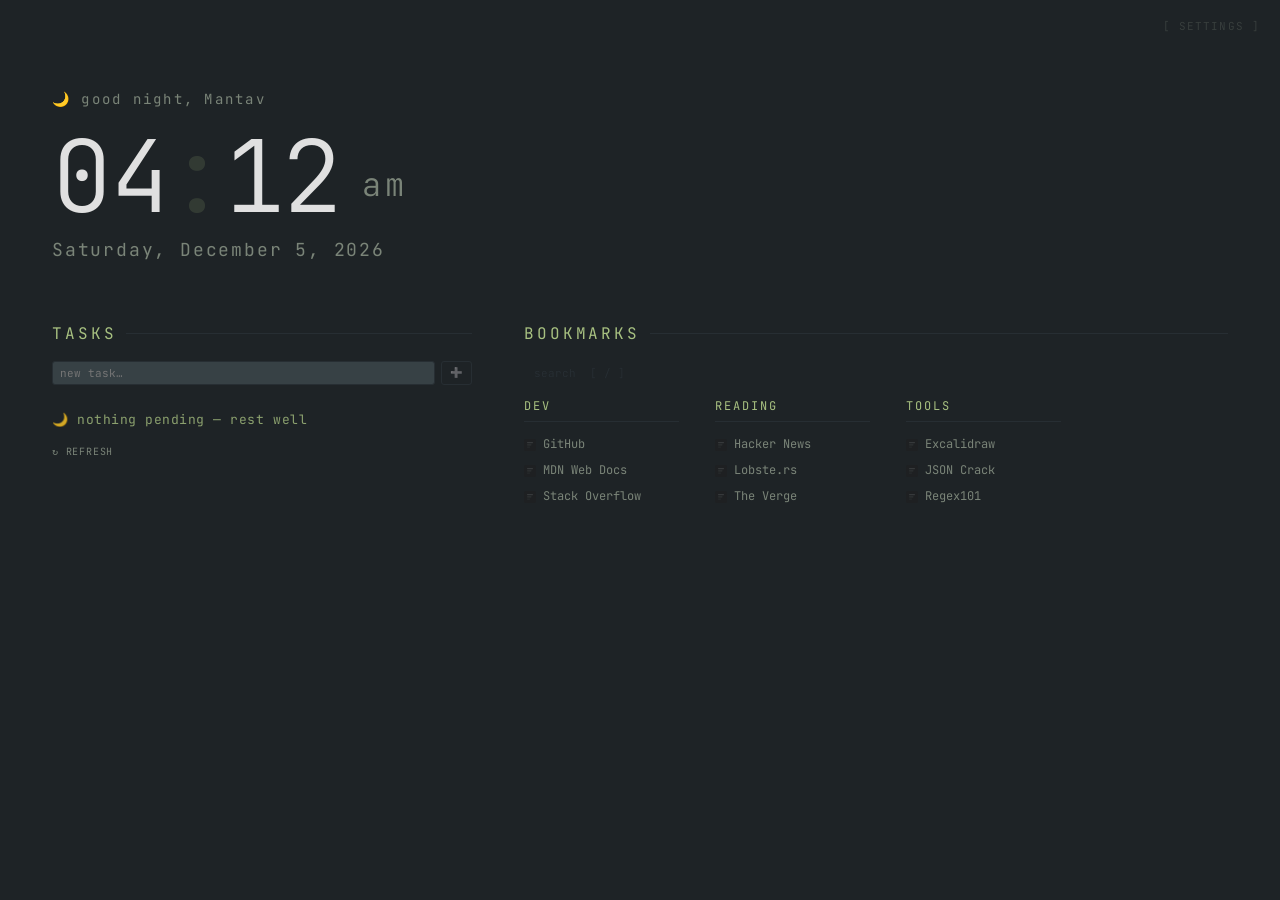
<file: index.html>
<!DOCTYPE html>
<html lang="en">
<head>
  <meta charset="UTF-8">
  <meta name="viewport" content="width=device-width, initial-scale=1.0">
  <title>Home</title>
  <link rel="preconnect" href="https://fonts.googleapis.com">
  <link rel="preconnect" href="https://fonts.gstatic.com" crossorigin>
  <link id="font-link" href="https://fonts.googleapis.com/css2?family=JetBrains+Mono:wght@300;400;700&display=swap" rel="stylesheet">
  <link rel="stylesheet" href="css/style.css">
</head>
<body>

<nav id="top-nav">
  <a id="settings-btn" href="settings.html">[ settings ]</a>
</nav>

<main id="main">
  <section id="hero">
    <div id="greeting"></div>
    <div id="clock">
      <span id="clock-h">00</span><span class="sep">:</span><span id="clock-m">00</span><span id="clock-ampm"></span>
    </div>
    <div id="date-line"></div>
  </section>

  <div id="content-row">
    <section id="tasks-col">
      <div class="sec-label">tasks</div>
      <div id="task-list">
        <div class="task-item muted">loading…</div>
      </div>
      <button id="task-refresh" class="ghost-btn">↻ refresh</button>
    </section>

    <section id="bookmarks-col">
      <div class="sec-label">bookmarks</div>
      <div id="bm-search-wrap">
        <input
          type="text"
          id="bm-search"
          class="bm-search-input"
          placeholder="search  [ / ]"
          autocomplete="off"
          spellcheck="false"
        >
      </div>
      <div id="bookmark-grid"></div>
    </section>
  </div>
</main>

<script src="js/storage.js"></script>
<script src="js/clock.js"></script>
<script src="js/bookmarks.js"></script>
<script src="js/tasks.js"></script>
<script src="js/main.js"></script>
</body>
</html>
</file>
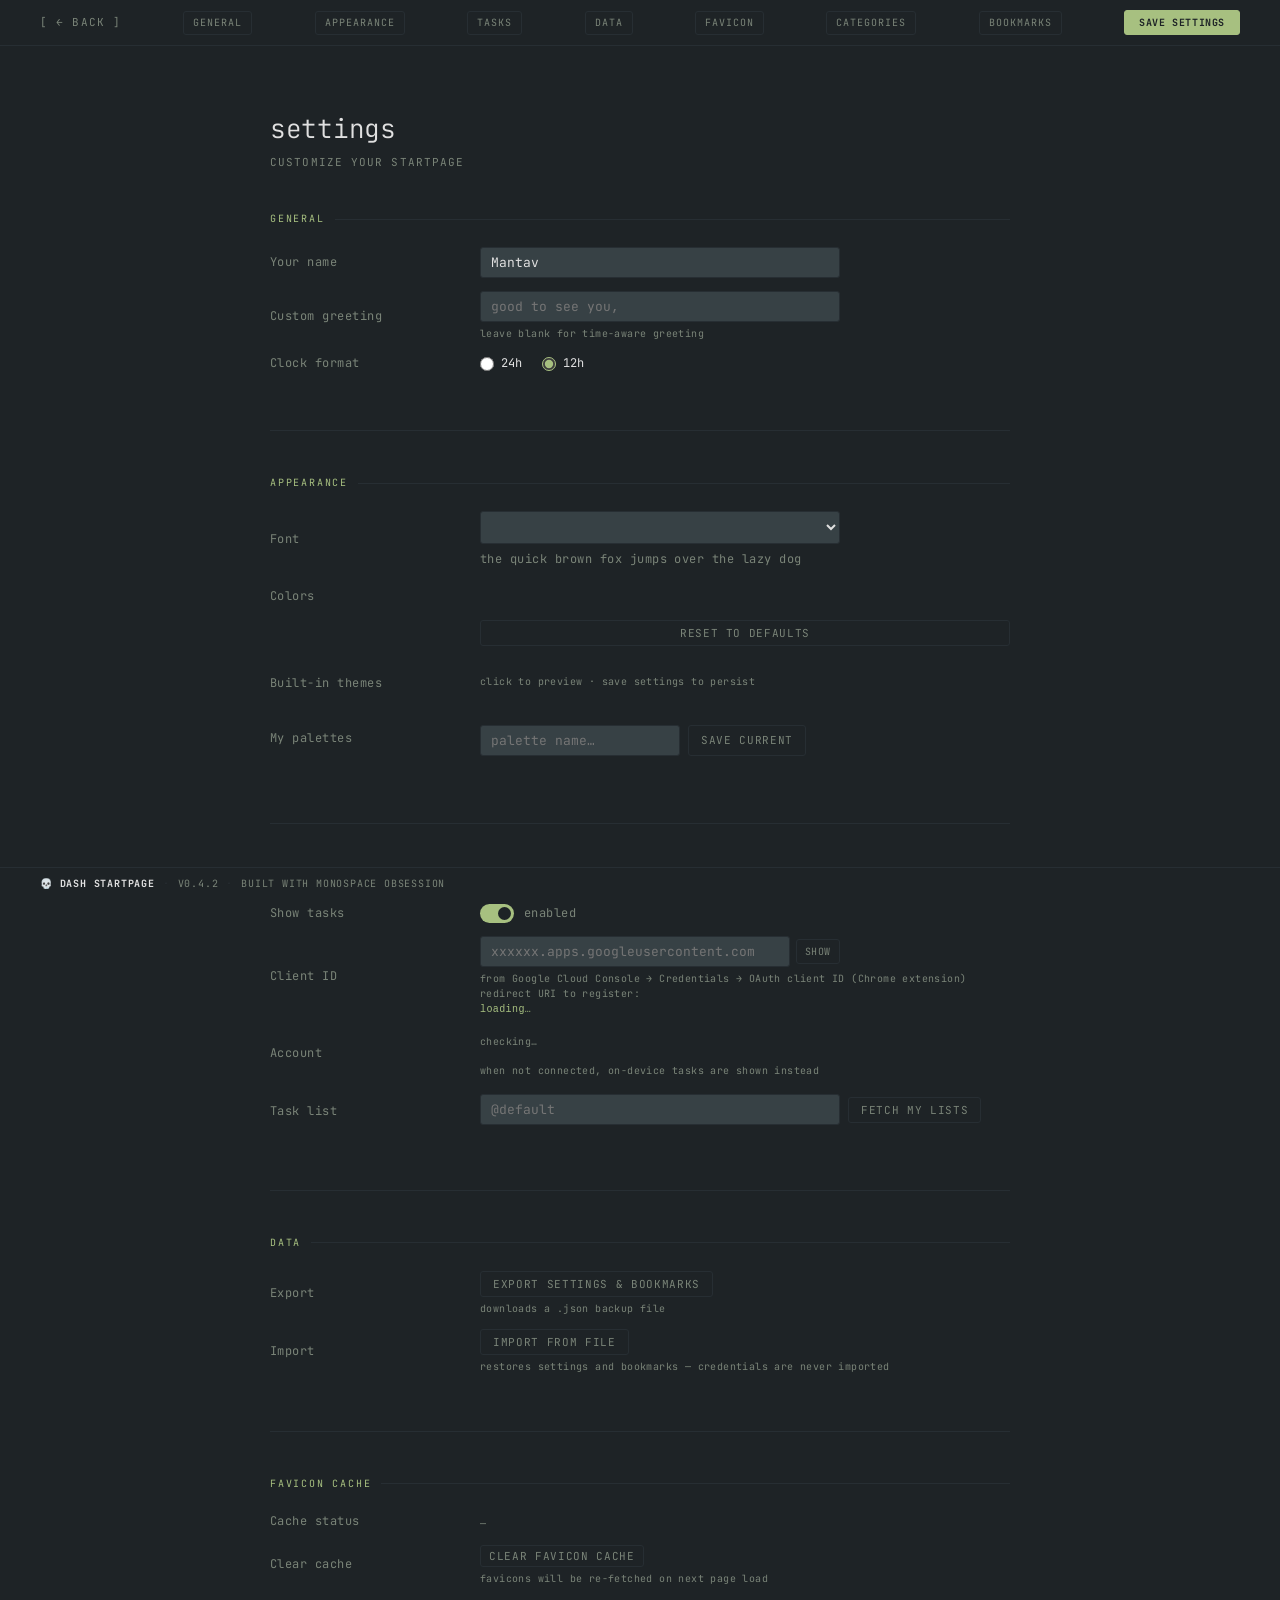
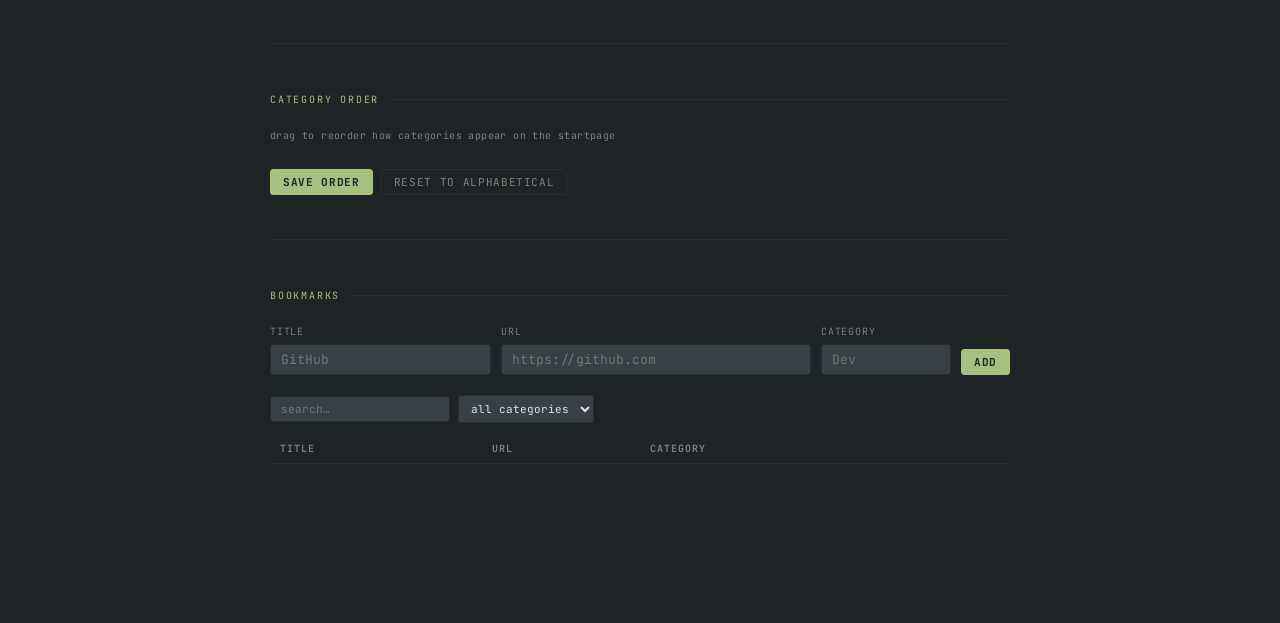
<file: settings.html>
<!DOCTYPE html>
<html lang="en">
<head>
  <meta charset="UTF-8">
  <meta name="viewport" content="width=device-width, initial-scale=1.0">
  <title>💀 Settings</title>
  <link rel="preconnect" href="https://fonts.googleapis.com">
  <link rel="preconnect" href="https://fonts.gstatic.com" crossorigin>
  <link id="font-link" href="https://fonts.googleapis.com/css2?family=JetBrains+Mono:wght@300;400;700&display=swap" rel="stylesheet">
  <link rel="stylesheet" href="css/style.css">
  <link rel="stylesheet" href="css/settings.css">
</head>
<body>

<!-- Fixed top bar: back + save -->
<nav id="top-nav">
  <a id="back-btn" href="index.html">[ ← back ]</a>
  
  <a class="jump-link" href="#sec-general">general</a>
  <a class="jump-link" href="#sec-appearance">appearance</a>
  <a class="jump-link" href="#sec-tasks">tasks</a>
  <a class="jump-link" href="#sec-data">data</a>
  <a class="jump-link" href="#sec-favicon">favicon</a>
  <a class="jump-link" href="#sec-categories">categories</a>
  <a class="jump-link" href="#sec-bookmarks">bookmarks</a>

  <button id="save-btn-nav" class="primary-btn nav-save-btn">save settings</button>
</nav>

<div id="settings-wrap">
  <div id="settings-header">
    <h1>settings</h1>
    <p>customize your startpage</p>
  </div>

  <!-- General -->
  <section class="s-section" id="sec-general">
    <div class="s-title">general</div>
    <div class="s-row">
      <label>Your name</label>
      <input type="text" id="s-name" maxlength="64" placeholder="User">
    </div>
    <div class="s-row">
      <label>Custom greeting</label>
      <div>
        <input type="text" id="s-greeting" maxlength="128" placeholder="good to see you,">
        <div class="hint">leave blank for time-aware greeting</div>
      </div>
    </div>
    <div class="s-row">
      <label>Clock format</label>
      <div class="radio-group">
        <label class="radio-opt"><input type="radio" name="clock_format" value="24h"> 24h</label>
        <label class="radio-opt"><input type="radio" name="clock_format" value="12h"> 12h</label>
      </div>
    </div>
  </section>

  <!-- Appearance -->
  <section class="s-section" id="sec-appearance">
    <div class="s-title">appearance</div>
    <div class="s-row">
      <label>Font</label>
      <div>
        <select id="s-font"></select>
        <div id="font-preview" class="hint">the quick brown fox jumps over the lazy dog</div>
      </div>
    </div>
    <div class="s-row" style="align-items:flex-start">
      <label style="padding-top:6px">Colors</label>
      <div class="color-grid" id="color-grid"></div>
    </div>
    <div class="s-row">
      <label></label>
      <button id="reset-colors" class="ghost-btn">reset to defaults</button>
    </div>

    <!-- Built-in themes -->
    <div class="s-row" style="align-items:flex-start;margin-top:24px">
      <label style="padding-top:4px">Built-in themes</label>
      <div style="width:100%">
        <div class="hint" style="margin-bottom:12px">click to preview · save settings to persist</div>
        <div id="builtin-palette-list"></div>
      </div>
    </div>

    <!-- My palettes -->
    <div class="s-row" style="align-items:flex-start;margin-top:24px">
      <label style="padding-top:4px">My palettes</label>
      <div style="width:100%">
        <div style="display:flex;gap:8px;margin-bottom:10px">
          <input type="text" id="palette-name" maxlength="48" placeholder="palette name…" style="flex:1;max-width:200px">
          <button id="save-palette-btn" class="ghost-btn">save current</button>
        </div>
        <div id="palette-list"></div>
      </div>
    </div>
  </section>

  <!-- Google Tasks -->
  <section class="s-section" id="sec-tasks">
    <div class="s-title">tasks</div>
    <div class="s-row">
      <label>Show tasks</label>
      <label class="toggle">
        <input type="checkbox" id="s-show-tasks">
        <span class="track"></span>
        <span class="toggle-label">enabled</span>
      </label>
    </div>
    <div class="s-row">
      <label>Client ID</label>
      <div>
        <div style="display:flex;gap:6px;align-items:center;max-width:360px">
          <input type="password" id="s-oauth-client-id" maxlength="256"
                 placeholder="xxxxxx.apps.googleusercontent.com" style="flex:1">
          <button type="button" id="toggle-client-id" class="ghost-btn"
                  style="flex-shrink:0;padding:5px 8px;font-size:10px">show</button>
        </div>
        <div class="hint">
          from Google Cloud Console → Credentials → OAuth client ID (Chrome extension)<br>
          redirect URI to register:<br>
          <code id="redirect-uri-display" style="color:var(--accent);font-size:10px;user-select:all">loading…</code>
        </div>
      </div>
    </div>
    <div class="s-row">
      <label>Account</label>
      <div>
        <div id="auth-status" class="hint">checking…</div>
        <div style="display:flex;gap:8px;margin-top:8px">
          <button id="connect-btn"    class="primary-btn"           style="display:none">connect google account</button>
          <button id="disconnect-btn" class="ghost-btn danger-btn"  style="display:none">disconnect</button>
        </div>
        <div class="hint" style="margin-top:6px">when not connected, on-device tasks are shown instead</div>
      </div>
    </div>
    <div class="s-row">
      <label>Task list</label>
      <div>
        <input type="text" id="s-tasks-list" maxlength="128" placeholder="@default">
        <button id="fetch-lists" class="ghost-btn" style="margin-top:6px">fetch my lists</button>
        <div id="task-lists-result" class="hint" style="margin-top:8px"></div>
      </div>
    </div>
  </section>

  <!-- Data -->
  <section class="s-section" id="sec-data">
    <div class="s-title">data</div>
    <div class="s-row">
      <label>Export</label>
      <div>
        <button id="export-btn" class="ghost-btn">export settings &amp; bookmarks</button>
        <div class="hint">downloads a .json backup file</div>
      </div>
    </div>
    <div class="s-row">
      <label>Import</label>
      <div>
        <button id="import-btn" class="ghost-btn">import from file</button>
        <input type="file" id="import-file" accept=".json" style="display:none">
        <div class="hint">restores settings and bookmarks — credentials are never imported</div>
      </div>
    </div>
  </section>

  <!-- Favicon cache -->
  <section class="s-section" id="sec-favicon">
    <div class="s-title">favicon cache</div>
    <div class="s-row">
      <label>Cache status</label>
      <span id="favicon-cache-stats" class="hint">—</span>
    </div>
    <div class="s-row">
      <label>Clear cache</label>
      <div>
        <button id="favicon-clear-btn" class="ghost-btn danger-btn">clear favicon cache</button>
        <div class="hint">favicons will be re-fetched on next page load</div>
      </div>
    </div>
  </section>

  <!-- Category order — above bookmarks -->
  <section class="s-section" id="sec-categories" style="margin-top:48px">
    <div class="s-title">category order</div>
    <div class="hint" style="margin-bottom:14px">drag to reorder how categories appear on the startpage</div>
    <div id="cat-order-list"></div>
    <div style="margin-top:12px;display:flex;gap:8px;align-items:center">
      <button id="cat-order-save"  class="primary-btn">save order</button>
      <button id="cat-order-reset" class="ghost-btn">reset to alphabetical</button>
    </div>
  </section>

  <!-- Bookmarks -->
  <section class="s-section" id="sec-bookmarks" style="margin-top:48px">
    <div class="s-title">bookmarks</div>

    <div class="add-bm-form" style="margin-bottom:20px">
      <div class="add-field">
        <label>title</label>
        <input type="text" id="bm-title" maxlength="128" placeholder="GitHub">
      </div>
      <div class="add-field">
        <label>url</label>
        <input type="url" id="bm-url" maxlength="512" placeholder="https://github.com">
      </div>
      <div class="add-field">
        <label>category</label>
        <input type="text" id="bm-cat" maxlength="64" placeholder="Dev" list="cat-list">
        <datalist id="cat-list"></datalist>
      </div>
      <div class="add-field" style="padding-top:18px">
        <button id="bm-add" class="primary-btn">add</button>
      </div>
    </div>
    <div id="bm-error" class="hint" style="color:#e05252;margin-bottom:10px"></div>

    <!-- Filter row: text + category dropdown + count -->
    <div id="bm-table-controls">
      <input  type="text" id="bm-filter"    class="bm-filter-input" placeholder="search…" autocomplete="off">
      <select id="bm-cat-filter" class="bm-cat-select">
        <option value="">all categories</option>
      </select>
      <span id="bm-count" class="hint"></span>
    </div>

    <table id="bm-table">
      <thead>
        <tr><th>title</th><th>url</th><th>category</th><th></th></tr>
      </thead>
      <tbody id="bm-tbody"></tbody>
    </table>

    <div id="bm-pagination"></div>
  </section>
</div>

<!-- Fixed footer: only on settings page -->
<footer id="settings-footer">
  <a href="https://github.com/its0din-ai/dash-startpage"><span class="footer-brand">💀 dash startpage</span></a>
  <span class="footer-sep">·</span>
  <span>v0.4.2</span>
  <span class="footer-sep">·</span>
  <span>built with monospace obsession</span>
</footer>

<script src="js/storage.js"></script>
<script src="js/tasks.js"></script>
<script src="js/settings.js"></script>
</body>
</html>
</file>
<file: css/style.css>
:root {
  --bg:      #1e2326;
  --surface: #374145;
  --border:  #272e33;
  --text:    #e0e0e0;
  --muted:   #7a8478;
  --accent:  #a7c080;
  --font:    'JetBrains Mono', 'Courier New', monospace;
}

*, *::before, *::after { box-sizing: border-box; margin: 0; padding: 0; }

html, body {
  height: 100%;
  overflow: hidden;
  background: var(--bg);
  color: var(--text);
  font-family: var(--font);
  font-size: 14px;
  line-height: 1.6;
  -webkit-font-smoothing: antialiased;
}

/* Hide scrollbar everywhere */
::-webkit-scrollbar { width: 0; background: transparent; }
::-webkit-scrollbar-thumb { background: transparent; }
* { scrollbar-width: none; }

a { color: var(--text); text-decoration: none; }
a:hover { color: var(--accent); }

input, select, textarea {
  font-family: var(--font);
  font-size: 13px;
  background: var(--surface);
  color: var(--text);
  border: 1px solid var(--border);
  border-radius: 3px;
  padding: 6px 10px;
  outline: none;
  transition: border-color 0.15s;
}
input:focus, select:focus, textarea:focus { border-color: var(--accent); }

input[type="radio"] {
  width: 14px; height: 14px;
  accent-color: var(--accent);
  padding: 0;
  background: none;
  border: none;
}

button {
  font-family: var(--font);
  font-size: 11px;
  cursor: pointer;
  border-radius: 3px;
  letter-spacing: 0.06em;
  text-transform: uppercase;
  padding: 5px 12px;
  transition: color 0.15s, border-color 0.15s, background 0.15s;
}

.ghost-btn {
  background: transparent;
  color: var(--muted);
  border: 1px solid var(--border);
}
.ghost-btn:hover { color: var(--accent); border-color: var(--accent); }

.primary-btn {
  background: var(--accent);
  color: var(--bg);
  border: 1px solid var(--accent);
  font-weight: 700;
}
.primary-btn:hover { background: transparent; color: var(--accent); }

.danger-btn {
  background: transparent;
  color: var(--muted);
  border: 1px solid var(--border);
  padding: 3px 8px;
}
.danger-btn:hover { color: #e05252; border-color: #e05252; }

.muted { color: var(--muted); }

/* Top nav */
#top-nav {
  position: fixed;
  top: 0; right: 0;
  padding: 14px 20px;
  z-index: 100;
}

/* Settings link — always subtly visible, brightens on hover */
#settings-btn {
  font-size: 11px;
  letter-spacing: 0.1em;
  text-transform: uppercase;
  color: var(--muted);
  opacity: 0.28;
  transition: opacity 0.2s, color 0.2s;
}
#settings-btn:hover {
  opacity: 1;
  color: var(--accent);
}

/* Section label */
.sec-label {
  font-size: 16px;
  letter-spacing: 0.18em;
  text-transform: uppercase;
  color: var(--accent);
  margin-bottom: 14px;
  display: flex;
  align-items: center;
  gap: 10px;
}
.sec-label::after {
  content: '';
  flex: 1;
  height: 1px;
  background: var(--border);
}

/* Toast */
.toast {
  position: fixed;
  bottom: 24px; right: 24px;
  background: var(--surface);
  border: 1px solid var(--accent);
  color: var(--accent);
  padding: 8px 16px;
  font-size: 11px;
  letter-spacing: 0.08em;
  text-transform: uppercase;
  z-index: 9999;
  animation: fadeInOut 2.5s forwards;
  pointer-events: none;
}
@keyframes fadeInOut {
  0%   { opacity: 0; transform: translateY(6px); }
  12%  { opacity: 1; transform: translateY(0); }
  75%  { opacity: 1; }
  100% { opacity: 0; }
}

/* ── Index page ──────────────────────────────────────────────────────────── */

#main {
  height: 100vh;
  display: flex;
  flex-direction: column;
  padding: 0 52px 52px;
  max-width: 1600px;
  margin: 0 auto;
  width: 100%;
  overflow: hidden;
}

#hero {
  padding: 88px 0 56px;
  display: flex;
  flex-direction: column;
  gap: 4px;
  flex-shrink: 0;
}

#greeting {
  font-size: 14px;
  color: var(--muted);
  margin-bottom: 12px;
  letter-spacing: 0.16em;
}

#clock {
  font-size: clamp(54px, 9vw, 100px);
  font-weight: 300;
  letter-spacing: -0.025em;
  line-height: 1;
  font-variant-numeric: tabular-nums;
  /* cursor set via JS so it only applies when the element is interactive */
  user-select: none;
}

.sep { color: var(--accent); }

#clock-ampm {
  font-size: 0.32em;
  vertical-align: middle;
  color: var(--muted);
  letter-spacing: 0.12em;
}

#date-line {
  font-size: 18px;
  color: var(--muted);
  letter-spacing: 0.1em;
  margin-top: 6px;
}

#content-row {
  display: flex;
  gap: 52px;
  align-items: flex-start;
  flex: 1;
  overflow: hidden;
}

/* Tasks */
#tasks-col {
  flex: 0 0 420px;
  overflow: hidden;
}

#task-list {
  display: flex;
  flex-direction: column;
  gap: 5px;
  margin-bottom: 10px;
  max-height: 340px;
  overflow-y: auto;
}

.task-item {
  display: flex;
  align-items: flex-start;
  gap: 8px;
  font-size: 14px;
  color: var(--muted);
  line-height: 1.5;
}
.task-item::before {
  content: '›';
  color: var(--accent);
  flex-shrink: 0;
}
.task-item span {
  overflow: hidden;
  text-overflow: ellipsis;
  white-space: nowrap;
}

/* Empty state — no bullet prefix */
.task-empty-state::before { content: none; }
.task-empty-state {
  color: var(--accent);
  font-size: 13px;
  letter-spacing: 0.04em;
  opacity: 0.8;
}

/* Task row fade-out before removal */
@keyframes task-fade-out {
  from { opacity: 1; transform: translateX(0); }
  to   { opacity: 0; transform: translateX(-12px); }
}
.task-fading {
  animation: task-fade-out 0.22s ease-out forwards;
  pointer-events: none;
}

/* Local task check button */
.local-task-check {
  cursor: pointer;
  color: var(--accent);
  flex-shrink: 0;
  font-size: 12px;
  line-height: 1.8;
  user-select: none;
}
.local-task-check:hover { color: var(--text); }

/* Google Tasks */
.gtask-check {
  cursor: pointer;
  color: var(--accent);
  flex-shrink: 0;
  font-size: 12px;
  line-height: 1.8;
  user-select: none;
}
.gtask-check:hover { color: var(--text); }
.gtask-check.task-btn-loading { opacity: 0.4; pointer-events: none; }

.gtask-due {
  font-size: 9px;
  color: var(--muted);
  flex-shrink: 0;
  letter-spacing: 0.04em;
  border: 1px solid var(--border);
  padding: 1px 4px;
  border-radius: 2px;
}

.local-task-title { flex: 1; min-width: 0; overflow: hidden; text-overflow: ellipsis; white-space: nowrap; }

.local-task-del {
  flex-shrink: 0;
  font-size: 12px;
  line-height: 1.6;
  color: transparent;
  cursor: pointer;
  user-select: none;
  transition: color 0.12s;
  padding-left: 4px;
}
.task-item:hover .local-task-del { color: var(--border); }
.local-task-del:hover { color: #e05252 !important; }

#task-refresh {
  font-size: 10px;
  padding: 3px 0;
  border: none;
  background: transparent;
  color: var(--muted);
  text-transform: uppercase;
  letter-spacing: 0.08em;
  cursor: pointer;
}
#task-refresh:hover { color: var(--accent); }

/* Bookmarks */
#bookmarks-col {
  flex: 1;
  min-width: 0;
  overflow-x: auto;
  overflow-y: hidden;
  display: flex;
  flex-direction: column;
}

/* Bookmark search */
#bm-search-wrap {
  margin-bottom: 12px;
  flex-shrink: 0;
}

.bm-search-input {
  width: 200px;
  font-size: 11px;
  padding: 4px 9px;
  color: var(--muted);
  background: transparent;
  border: 1px solid transparent;
  border-radius: 3px;
  transition: border-color 0.15s, color 0.15s, width 0.2s;
}
.bm-search-input::placeholder { color: var(--border); }
.bm-search-input:focus {
  border-color: var(--border);
  color: var(--text);
  outline: none;
  width: 260px;
}
.bm-search-input:not(:placeholder-shown) {
  border-color: var(--accent);
  color: var(--text);
}

#bookmark-grid {
  display: flex;
  gap: 36px;
  align-items: flex-start;
  flex: 1;
}

.bm-category { flex: 0 0 155px; }

.bm-cat-label {
  font-size: 12px;
  letter-spacing: 0.16em;
  text-transform: uppercase;
  color: var(--accent);
  margin-bottom: 10px;
  padding-bottom: 5px;
  border-bottom: 1px solid var(--border);
}

.bm-list {
  display: flex;
  flex-direction: column;
  gap: 1px;
}

.bm-link {
  display: flex;
  align-items: center;
  gap: 7px;
  color: var(--muted);
  font-size: 12px;
  padding: 3px 0;
  white-space: nowrap;
  overflow: hidden;
  text-overflow: ellipsis;
  transition: color 0.1s;
  position: relative;
  border-radius: 2px;
  outline: none;
}
.bm-link:hover,
.bm-link:focus {
  color: var(--text);
  font-weight: 700;
  text-decoration: underline;
  text-underline-offset: 3px;
  text-decoration-color: var(--accent);
}
/* Keyboard focus ring — visible but not intrusive */
.bm-link:focus-visible {
  outline: 1px solid var(--accent);
  outline-offset: 2px;
}

.bm-fav {
  width: 12px;
  height: 12px;
  flex-shrink: 0;
  opacity: 0.45;
  image-rendering: -webkit-optimize-contrast;
}
.bm-link:hover .bm-fav,
.bm-link:focus .bm-fav { opacity: 1; }

.bm-title {
  overflow: hidden;
  text-overflow: ellipsis;
  white-space: nowrap;
  flex: 1;
  min-width: 0;
}

.bm-link .bm-tooltip {
  display: none;
  position: absolute;
  left: 0;
  top: 100%;
  background: var(--surface);
  border: 1px solid var(--border);
  color: var(--text);
  font-size: 12px;
  padding: 4px 9px;
  white-space: nowrap;
  z-index: 50;
  margin-top: 2px;
  font-weight: 400;
  text-decoration: none;
  pointer-events: none;
}
.bm-link:hover .bm-tooltip { display: block; }

@media (max-width: 720px) {
  html, body { overflow: auto; }
  #main { height: auto; overflow: visible; padding: 0 20px 40px; }
  #hero { padding: 64px 0 44px; }
  #content-row { flex-direction: column; gap: 36px; overflow: visible; }
  #tasks-col { flex: none; width: 100%; }
  .bm-search-input { width: 100%; }
  .bm-search-input:focus { width: 100%; }
}

/* Due date badge on google tasks */
.task-due {
  display: inline-block;
  font-size: 9px;
  letter-spacing: 0.06em;
  color: var(--accent);
  border: 1px solid var(--border);
  padding: 0 4px;
  border-radius: 2px;
  margin-left: 5px;
  vertical-align: middle;
  white-space: nowrap;
  opacity: 0.8;
}

/* ── Task state classes ──────────────────────────────────────────────────── */

.task-done          { opacity: 0.38; }
.task-strikethrough { text-decoration: line-through; text-decoration-color: var(--accent); }
.task-error-msg     { color: #e05252; }
.task-inline-err    { color: #e05252; font-size: 10px; }

/* Google Tasks add-task row */
#gtask-add-row {
  margin-bottom: 20px;
  display: flex;
  flex-direction: column;
  gap: 5px;
}

.gtask-add-controls {
  display: flex;
  gap: 6px;
}

.task-text-input {
  flex: 1;
  font-size: 11px;
  padding: 4px 7px;
  min-width: 0;
}

.gtask-due-input {
  font-size: 10px;
  padding: 3px 7px;
  color: var(--muted);
  background: var(--surface);
  border: 1px solid var(--border);
  border-radius: 3px;
  font-family: var(--font);
  width: 100%;
  color-scheme: dark;
}
.gtask-due-input:focus { border-color: var(--accent); }
.gtask-due-input::-webkit-calendar-picker-indicator { filter: invert(0.6); cursor: pointer; }

.gtask-add-btn {
  padding: 3px 8px;
  font-size: 10px;
}

/* Local task input row */
#local-task-input-row {
  margin-bottom: 20px;
  display: flex;
  gap: 6px;
}
</file>
<file: css/settings.css>
/* ── Settings page ───────────────────────────────────────────────────────── */
html, body { overflow: auto !important; height: auto !important; }

/* ── Fixed top nav ───────────────────────────────────────────────────────── */

#top-nav {
  position: fixed;
  top: 0; left: 0; right: 0;
  z-index: 300;
  display: flex;
  align-items: center;
  justify-content: space-between;
  padding: 10px 40px;
  background: var(--bg);
  border-bottom: 1px solid var(--border);
}

#back-btn {
  font-size: 11px;
  letter-spacing: 0.1em;
  text-transform: uppercase;
  color: var(--muted);
  transition: color 0.15s;
}
#back-btn:hover { color: var(--accent); }

.nav-save-btn { font-size: 10px; padding: 5px 14px; }

/* ── Sticky jump nav ─────────────────────────────────────────────────────── */

#jump-nav {
  position: fixed;
  /* sits immediately below the fixed top-nav (~41px tall) */
  top: 41px;
  z-index: 200;
  display: flex;
  flex-wrap: wrap;
  gap: 5px;
  background: var(--bg);
  border-bottom: 1px solid var(--border);
  /* bleed to viewport edges regardless of settings-wrap padding */
  margin: 0 calc(-1 * ((100vw - 820px) / 2 + 40px));
  padding: 8px calc((100vw - 820px) / 2 + 40px) 9px;
}

.jump-link {
  font-size: 10px;
  letter-spacing: 0.1em;
  text-transform: uppercase;
  color: var(--muted);
  border: 1px solid var(--border);
  border-radius: 3px;
  padding: 3px 9px;
  white-space: nowrap;
  transition: color 0.15s, border-color 0.15s, background 0.12s;
}
.jump-link:hover {
  color: var(--accent);
  border-color: var(--accent);
  background: color-mix(in srgb, var(--accent) 6%, var(--bg));
}
.jump-link.active {
  color: var(--accent);
  border-color: var(--accent);
  background: color-mix(in srgb, var(--accent) 8%, var(--bg));
}

/* ── Main wrap ───────────────────────────────────────────────────────────── */

#settings-wrap {
  max-width: 820px;
  margin: 0 auto;
  /* top: fixed-nav + sticky-jump-nav heights */
  padding: 108px 40px 80px;
}

/* ── Header ─────────────────────────────────────────────────────────────── */

#settings-header { margin-bottom: 40px; }
#settings-header h1 {
  font-size: 26px;
  font-weight: 300;
  letter-spacing: -0.01em;
}
#settings-header > p {
  font-size: 11px;
  color: var(--muted);
  letter-spacing: 0.1em;
  text-transform: uppercase;
  margin-top: 4px;
}

/* ── Sections ────────────────────────────────────────────────────────────── */

.s-section {
  /* offset so fixed + sticky bars don't obscure the section heading on jump */
  scroll-margin-top: 88px;
  margin-bottom: 44px;
  padding-bottom: 44px;
  border-bottom: 1px solid var(--border);
}
.s-section:last-of-type { border-bottom: none; }

.s-title {
  font-size: 10px;
  letter-spacing: 0.18em;
  text-transform: uppercase;
  color: var(--accent);
  margin-bottom: 20px;
  display: flex;
  align-items: center;
  gap: 10px;
}
.s-title::after {
  content: '';
  flex: 1;
  height: 1px;
  background: var(--border);
}

.s-row {
  display: grid;
  grid-template-columns: 190px 1fr;
  gap: 10px 20px;
  align-items: center;
  margin-bottom: 13px;
}
.s-row > label {
  font-size: 12px;
  color: var(--muted);
  letter-spacing: 0.04em;
}
.s-row input[type="text"],
.s-row input[type="password"],
.s-row input[type="url"],
.s-row select {
  width: 100%;
  max-width: 360px;
}

.hint {
  font-size: 10px;
  color: var(--muted);
  margin-top: 4px;
  letter-spacing: 0.04em;
  line-height: 1.5;
}
.hint a { color: var(--accent); }

.radio-group { display: flex; gap: 20px; }
.radio-opt {
  display: flex;
  align-items: center;
  gap: 7px;
  font-size: 12px;
  color: var(--text);
  cursor: pointer;
}

/* Toggle */
.toggle { display: flex; align-items: center; gap: 10px; cursor: pointer; }
.toggle input[type="checkbox"] { display: none; }
.track {
  width: 34px; height: 19px;
  background: var(--border);
  border-radius: 10px;
  position: relative;
  transition: background 0.2s;
  flex-shrink: 0;
}
.track::after {
  content: '';
  position: absolute;
  width: 13px; height: 13px;
  border-radius: 50%;
  background: var(--muted);
  top: 3px; left: 3px;
  transition: left 0.2s, background 0.2s;
}
.toggle input:checked + .track { background: var(--accent); }
.toggle input:checked + .track::after { left: 18px; background: var(--bg); }
.toggle-label { font-size: 12px; color: var(--muted); }

/* Save bar */
.save-bar { display: flex; align-items: center; gap: 14px; margin-top: 24px; }

/* ── Color grid ─────────────────────────────────────────────────────────── */

.color-grid {
  display: grid;
  grid-template-columns: repeat(3, 1fr);
  gap: 14px 20px;
  max-width: 440px;
}
.color-cell label {
  font-size: 10px;
  text-transform: uppercase;
  letter-spacing: 0.08em;
  color: var(--muted);
  display: block;
  margin-bottom: 5px;
}
.color-row { display: flex; align-items: center; gap: 8px; }
.color-row input[type="color"] {
  width: 36px; height: 26px;
  padding: 2px;
  cursor: pointer;
  flex-shrink: 0;
}
.color-row input[type="text"] { width: 84px; font-size: 12px; }

/* ── Built-in palette grid ──────────────────────────────────────────────── */

#builtin-palette-list {
  display: grid;
  grid-template-columns: repeat(auto-fill, minmax(180px, 1fr));
  gap: 7px;
}

.builtin-palette-card {
  display: flex;
  align-items: center;
  gap: 8px;
  padding: 7px 10px;
  background: var(--surface);
  border: 1px solid var(--border);
  border-radius: 3px;
  cursor: pointer;
  transition: border-color 0.15s, background 0.12s;
  user-select: none;
}
.builtin-palette-card:hover {
  border-color: var(--accent);
  background: color-mix(in srgb, var(--accent) 5%, var(--surface));
}
.builtin-palette-card.previewing {
  border-color: var(--accent);
}

.builtin-swatches {
  display: flex;
  gap: 2px;
  flex-shrink: 0;
}
.builtin-swatch {
  width: 10px; height: 10px;
  border-radius: 2px;
  border: 1px solid rgba(0,0,0,0.15);
  display: inline-block;
  flex-shrink: 0;
}

.builtin-name {
  font-size: 11px;
  color: var(--text);
  letter-spacing: 0.03em;
  white-space: nowrap;
  overflow: hidden;
  text-overflow: ellipsis;
  flex: 1;
  min-width: 0;
}

/* ── User palette list ──────────────────────────────────────────────────── */

#palette-list { display: flex; flex-direction: column; gap: 7px; margin-top: 4px; }

.palette-row { display: flex; align-items: center; gap: 10px; }

.palette-swatches { display: flex; gap: 3px; }

.swatch {
  width: 14px; height: 14px;
  border-radius: 2px;
  border: 1px solid rgba(255,255,255,0.08);
  display: inline-block;
  flex-shrink: 0;
}

.palette-name-lbl { font-size: 12px; color: var(--text); flex: 1; min-width: 80px; }

/* ── Bookmark table ─────────────────────────────────────────────────────── */

#bm-table-controls {
  display: flex;
  align-items: center;
  gap: 8px;
  margin-bottom: 12px;
  flex-wrap: wrap;
}

.bm-filter-input {
  font-size: 11px;
  padding: 5px 10px;
  width: 180px;
  flex-shrink: 0;
}

.bm-cat-select {
  font-size: 11px;
  padding: 5px 8px;
  max-width: 160px;
  flex-shrink: 0;
  cursor: pointer;
}

#bm-count {
  font-size: 10px;
  letter-spacing: 0.06em;
  flex: 1;
  text-align: right;
}

#bm-table {
  width: 100%;
  border-collapse: collapse;
  font-size: 12px;
  margin-bottom: 12px;
}
#bm-table th {
  text-align: left;
  padding: 6px 10px;
  font-size: 10px;
  letter-spacing: 0.1em;
  text-transform: uppercase;
  color: var(--muted);
  border-bottom: 1px solid var(--border);
}
#bm-table td {
  padding: 7px 10px;
  border-bottom: 1px solid var(--border);
  color: var(--muted);
  vertical-align: middle;
}
#bm-table tr:hover td { background: var(--surface); color: var(--text); }
#bm-table td:first-child { color: var(--text); }
#bm-table td.url-cell {
  max-width: 240px;
  overflow: hidden;
  text-overflow: ellipsis;
  white-space: nowrap;
}

/* ── Pagination ──────────────────────────────────────────────────────────── */

#bm-pagination {
  display: flex;
  align-items: center;
  gap: 5px;
  margin-top: 10px;
  flex-wrap: wrap;
}

.page-btn {
  font-size: 10px;
  padding: 4px 10px;
  min-width: 30px;
  text-align: center;
  background: transparent;
  color: var(--muted);
  border: 1px solid var(--border);
  border-radius: 3px;
  cursor: pointer;
  letter-spacing: 0.06em;
  text-transform: uppercase;
  font-family: var(--font);
  transition: color 0.15s, border-color 0.15s;
}
.page-btn:hover         { color: var(--accent); border-color: var(--accent); }
.page-btn.active        { color: var(--accent); border-color: var(--accent); font-weight: 700; }
.page-btn:disabled      { opacity: 0.3; cursor: default; pointer-events: none; }

.page-ellipsis {
  font-size: 10px;
  color: var(--muted);
  padding: 0 2px;
  user-select: none;
}

/* ── Add bookmark form ───────────────────────────────────────────────────── */

.add-bm-form {
  display: grid;
  grid-template-columns: 1fr 1.4fr 130px auto;
  gap: 10px;
  align-items: end;
  margin-top: 14px;
}
.add-field label {
  font-size: 10px;
  color: var(--muted);
  letter-spacing: 0.08em;
  text-transform: uppercase;
  display: block;
  margin-bottom: 4px;
}
.add-field input { width: 100%; }

#font-preview {
  font-size: 12px;
  color: var(--muted);
  margin-top: 6px;
  transition: font-family 0.3s;
}

/* Inline edit inputs */
#bm-table tr td input { width: 100%; font-size: 11px; padding: 3px 6px; }
.edit-btn, .save-edit-btn { padding: 3px 8px; font-size: 10px; }
.save-edit-btn { margin-right: 4px; }
.td-nowrap { white-space: nowrap; }

/* Task list items */
.task-list-item { margin: 3px 0; }
.task-list-id   { color: var(--accent); }

/* ── Category order ──────────────────────────────────────────────────────── */

#cat-order-list {
  display: flex;
  flex-direction: column;
  gap: 4px;
  max-width: 360px;
}

.cat-order-row {
  display: flex;
  align-items: center;
  gap: 10px;
  padding: 7px 10px;
  background: var(--surface);
  border: 1px solid var(--border);
  border-radius: 3px;
  cursor: grab;
  user-select: none;
  font-size: 12px;
  color: var(--text);
  transition: border-color 0.15s, background 0.15s;
}
.cat-order-row:active  { cursor: grabbing; }
.cat-order-row.dragging { opacity: 0.45; }
.cat-order-row.drag-over {
  border-color: var(--accent);
  background: color-mix(in srgb, var(--accent) 8%, var(--surface));
}

.cat-order-handle { color: var(--muted); font-size: 14px; line-height: 1; flex-shrink: 0; }
.cat-order-name   { flex: 1; letter-spacing: 0.04em; }

/* ── Fixed footer ────────────────────────────────────────────────────────── */

#settings-footer {
  position: fixed;
  bottom: 0; left: 0; right: 0;
  z-index: 300;
  display: flex;
  align-items: center;
  gap: 8px;
  padding: 8px 40px;
  background: var(--bg);
  border-top: 1px solid var(--border);
  font-size: 10px;
  color: var(--muted);
  letter-spacing: 0.08em;
  text-transform: uppercase;
}

.footer-brand { color: var(--text); font-weight: 700; }
.footer-sep   { color: var(--border); }

/* Extra bottom padding so content isn't hidden by footer */
#settings-wrap { padding-bottom: 60px; }

/* ── Responsive ──────────────────────────────────────────────────────────── */

@media (max-width: 640px) {
  #top-nav          { padding: 10px 20px; }
  #jump-nav         { margin: 0 -20px; padding: 8px 20px 9px; top: 41px; }
  #settings-wrap    { padding: 108px 20px 60px; }
  .s-row            { grid-template-columns: 1fr; }
  .color-grid       { grid-template-columns: repeat(2, 1fr); }
  .add-bm-form      { grid-template-columns: 1fr; }
  #builtin-palette-list { grid-template-columns: 1fr 1fr; }
  #bm-table-controls { gap: 6px; }
  .bm-filter-input  { width: 100%; }
  .bm-cat-select    { max-width: 100%; width: 100%; }
  #settings-footer  { padding: 8px 20px; flex-wrap: wrap; gap: 4px; }
}
</file>
